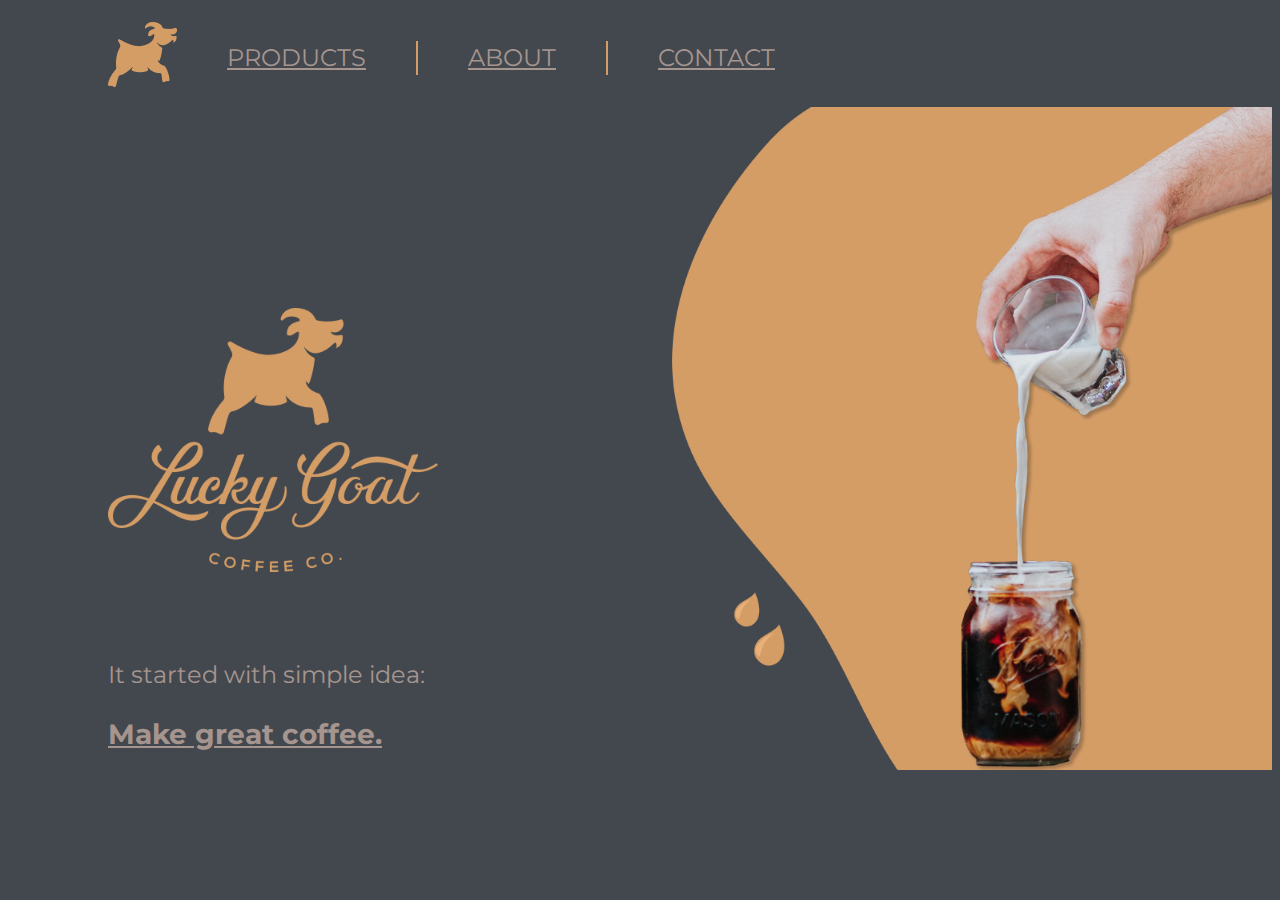
<file: index.html>
<!DOCTYPE html>
<html lang="en">
<head>
    <meta charset="UTF-8">
    <meta http-equiv="X-UA-Compatible" content="IE=edge">
    <meta name="viewport" content="width=device-width, initial-scale=1.0">
    <link rel="stylesheet" href="style.css">
    <link rel="preconnect" href="https://fonts.gstatic.com">
    <link href="https://fonts.googleapis.com/css2?family=Montserrat:ital,wght@0,100;0,200;0,300;0,400;0,500;0,600;0,700;0,800;0,900;1,100;1,200;1,300;1,400;1,500;1,600;1,700;1,800;1,900&display=swap" rel="stylesheet">
    <link rel="shortcut icon" type="image/png" href="images/goat.png"/>
    <title>Lucky Goat Coffee</title>
</head>
<body>  

        <header>
            <nav>
                <a href="index.html"><img src="images/goat.png" alt="goat"></a>
                <a href="products.html">PRODUCTS</a>
                <img src="images/Line 1.png" alt="line">
                <a href="about.html">ABOUT</a>
                <img src="images/Line 1.png" alt="line">
                <a href="contact.html">CONTACT</a>
            </nav>
        </header>


    <main>       
        
        <div class="left">
            <img src="images/big logo.png" alt="logo">
            <div class="pgroup">
                <p>It started with simple idea:</p>
                <p class="underline">Make great coffee.</p>
                
            </div>

        </div>

        <div class="right">
            <img src="images/right img.png" alt="coffee hero img">
        </div>        
        
    </main>


</body>
</html>
</file>
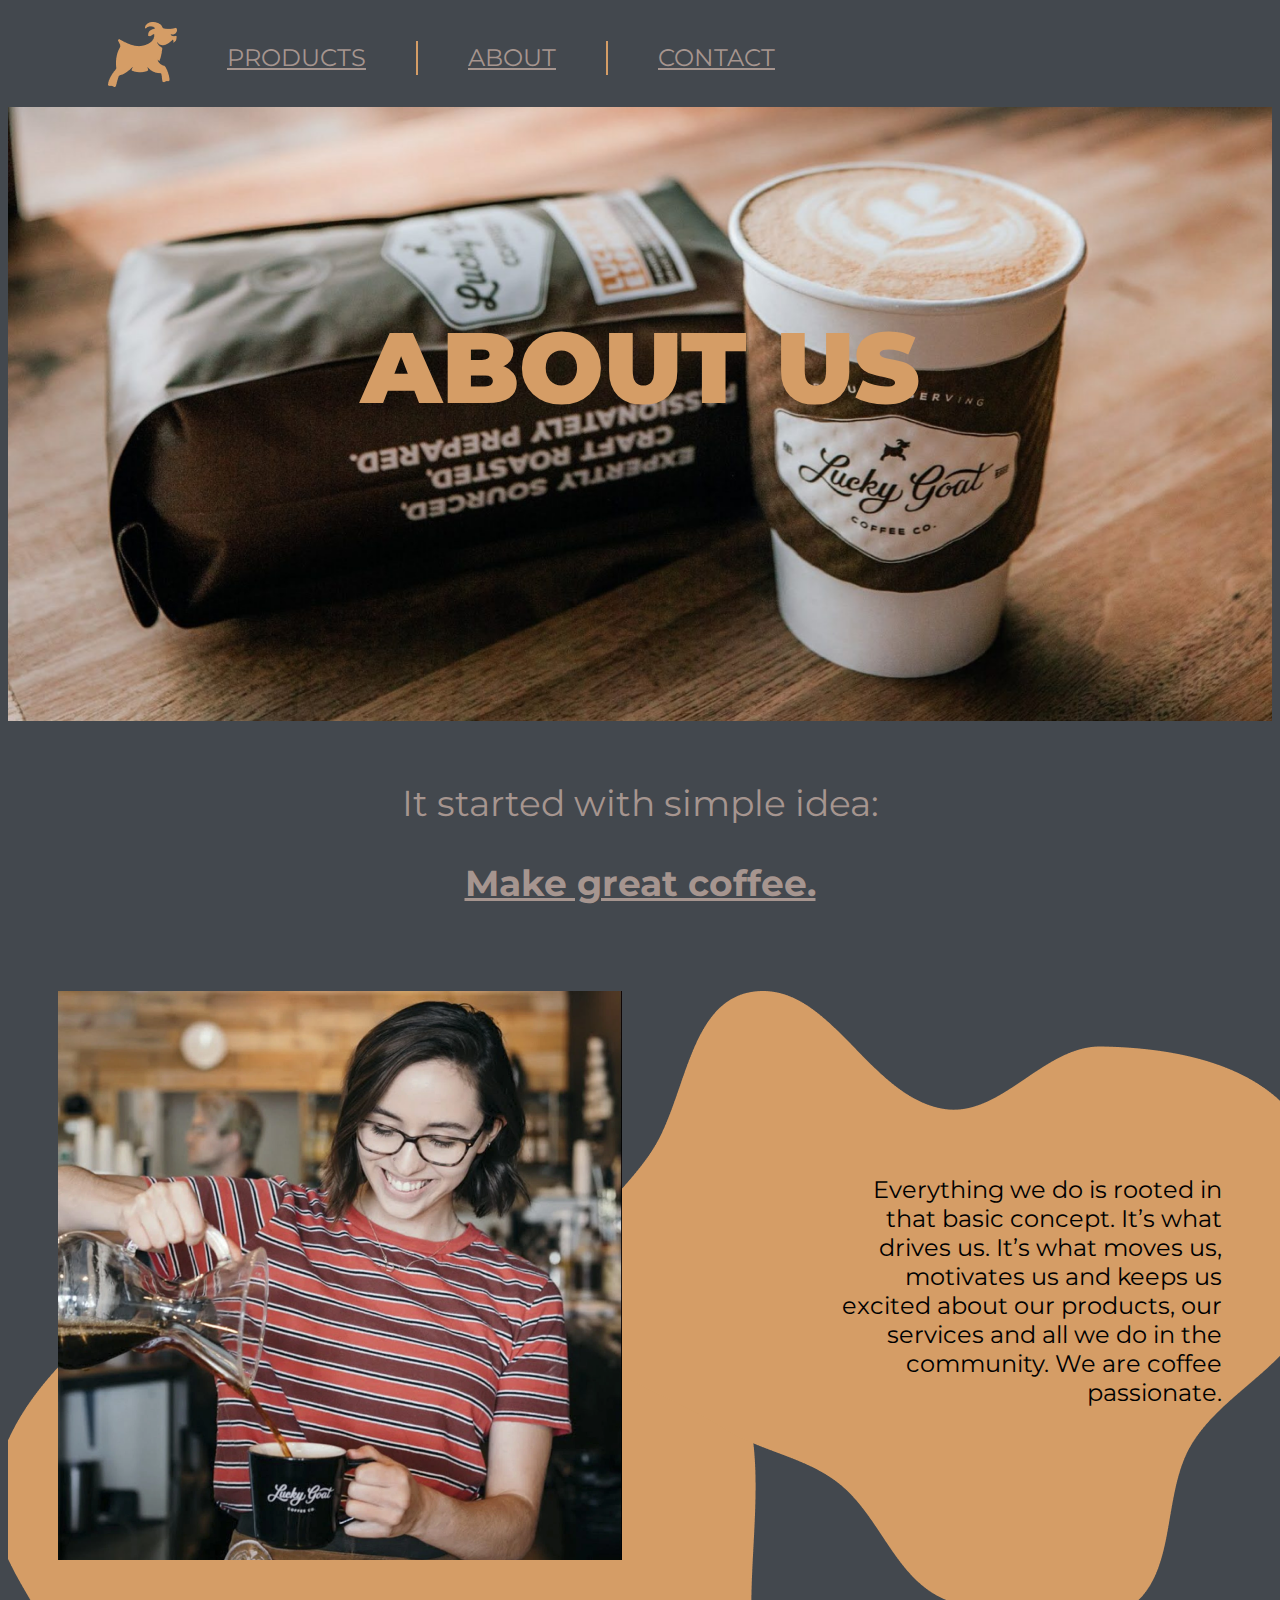
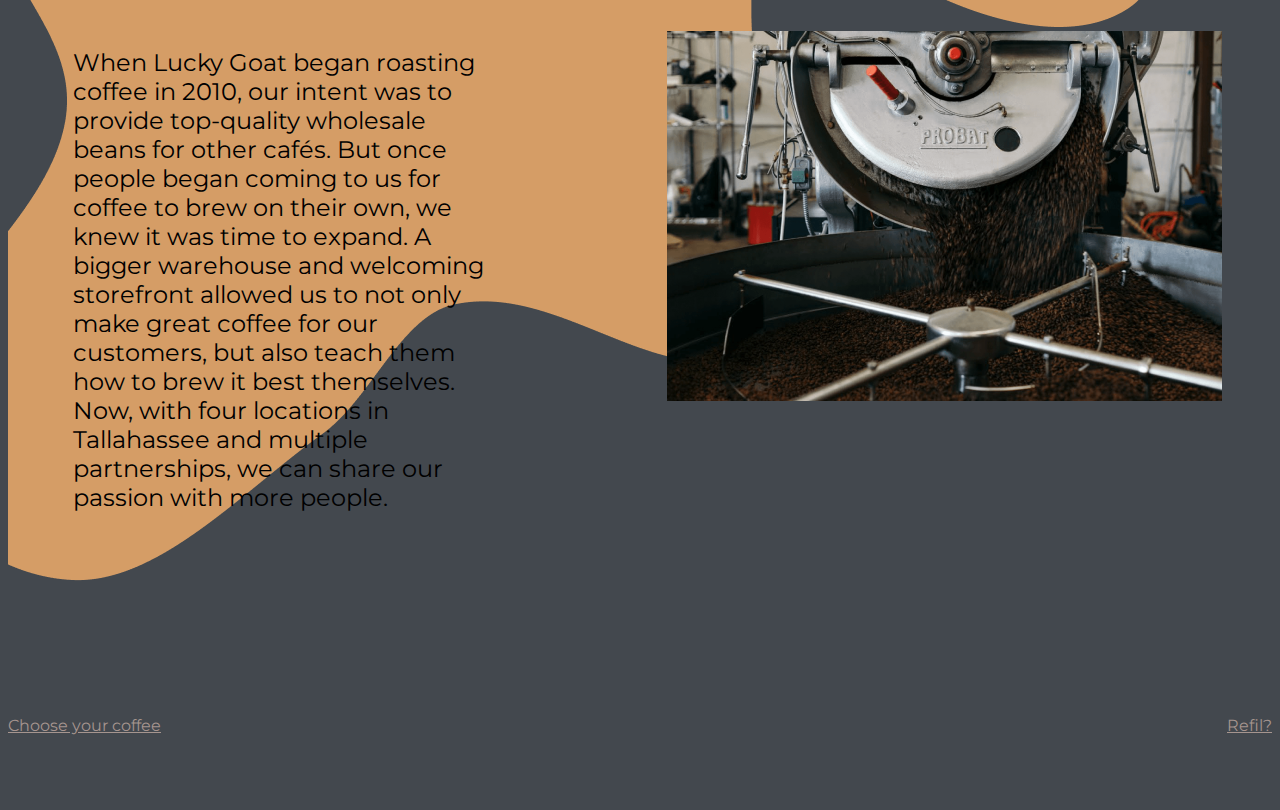
<file: about.html>
<!DOCTYPE html>
<html lang="en">
<head>
    <meta charset="UTF-8">
    <meta http-equiv="X-UA-Compatible" content="IE=edge">
    <meta name="viewport" content="width=device-width, initial-scale=1.0">
    <link rel="stylesheet" href="style.css">
    <link rel="preconnect" href="https://fonts.gstatic.com">
    <link href="https://fonts.googleapis.com/css2?family=Montserrat:ital,wght@0,100;0,200;0,300;0,400;0,500;0,600;0,700;0,800;0,900;1,100;1,200;1,300;1,400;1,500;1,600;1,700;1,800;1,900&display=swap" rel="stylesheet">
    <title>Lucky Goat Coffee About</title>
</head>
<body>
    <header>
        <nav>
            <a href="index.html"><img src="images/goat.png" alt=""></a>
            <a href="products.html">PRODUCTS</a>
            <img src="images/Line 1.png" alt="">
            <a href="about.html">ABOUT</a>
            <img src="images/Line 1.png" alt="">
            <a href="contact.html">CONTACT</a>
        </nav>
    </header>

    <main>


        <div class="container">
            <img src="images/abtimg.png" alt="Snow" style="width:100%;">
            <div class="centered2">ABOUT US</div>
        </div>



        <div class="txt">
            <p>It started with simple idea:</p>
            <p class="underline">Make great coffee.</p>
        </div>






        <div class="abt">
            <div class="one">
                <img src="images/aleximg.png" alt="">

                <p>When Lucky Goat began roasting coffee in 2010, our intent was to provide top-quality wholesale beans for other cafés. But once people began coming to us for coffee to brew on their own, we knew it was time to expand. A bigger warehouse and welcoming storefront allowed us to not only make great coffee for our customers, but also teach them how to brew it best themselves. Now, with four locations in Tallahassee and multiple partnerships, we can share our passion with more people.</p>

            </div>

            <div class="blob1">
                <img src="images/blob1.png" alt="">
            </div>

            <div class="two">
                <p>Everything we do is rooted in that basic concept. It’s what drives us. It’s what moves us, motivates us and keeps us excited about our products, our services and all we do in the community. We are coffee passionate.</p>
                <img src="images/beans.png" alt="">
            </div>

            <div class="blob2">
                <img src="images/blob2.png" alt="">
            </div>

        </div> 
        

        


    </main>





    <footer>
        <a href="/coffee.html">Choose your coffee</a>
        <a href="/coffee2.html">Refil?</a>
    </footer>

</body>
</html>
</file>
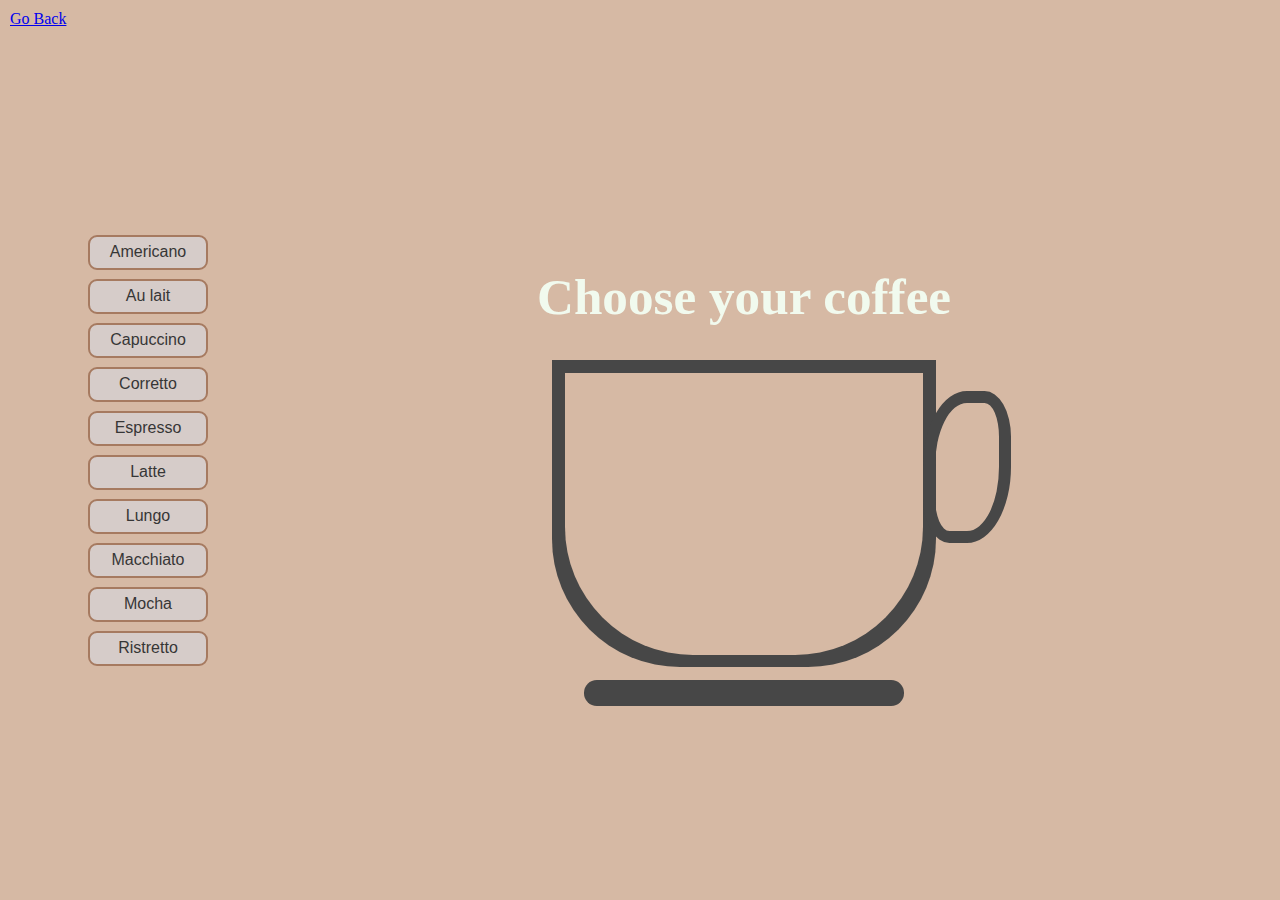
<file: coffee.html>
<!DOCTYPE html>
<html lang="en">
<head>
    <meta charset="UTF-8">
    <meta http-equiv="X-UA-Compatible" content="IE=edge">
    <meta name="viewport" content="width=device-width, initial-scale=1.0">
    <link rel="stylesheet" href="coffeecss.css">
    <title>Document</title>
</head>
<body>
    <div class="social"><a href="index.html">Go Back</a>
    </div>
    <div class="options">
      <button id="americano">Americano</button>
      <button id="au_lait">Au lait</button>
      <button id="capuccino">Capuccino</button>
      <button id="corretto">Corretto</button>
      <button id="espresso">Espresso</button>
      <button id="latte">Latte</button>
      <button id="lungo">Lungo</button>
      <button id="macchiato">Macchiato</button>
      <button id="mocha">Mocha</button>
      <button id="ristretto">Ristretto</button>
    </div>
    <div class="container">
      <h1 class="coffee_name">Choose your coffee</h1>
      <div class="cup">
        <div class="filling reset">
          <div class="coffee">Coffee</div>
          <div class="water">Water</div>
          <div class="liquor">Liquor</div>
          <div class="milk">Milk</div>
          <div class="whipped_cream">Whipped cream</div>
          <div class="milk_foam">Milk foam</div>
          <div class="steamed_milk">Steamed milk</div>
          <div class="chocolate">Chocolate</div>
        </div>
        <div class="plate"></div>
      </div>
    </div>

    <script src="js_1.js"></script>
</body>
</html>
</file>
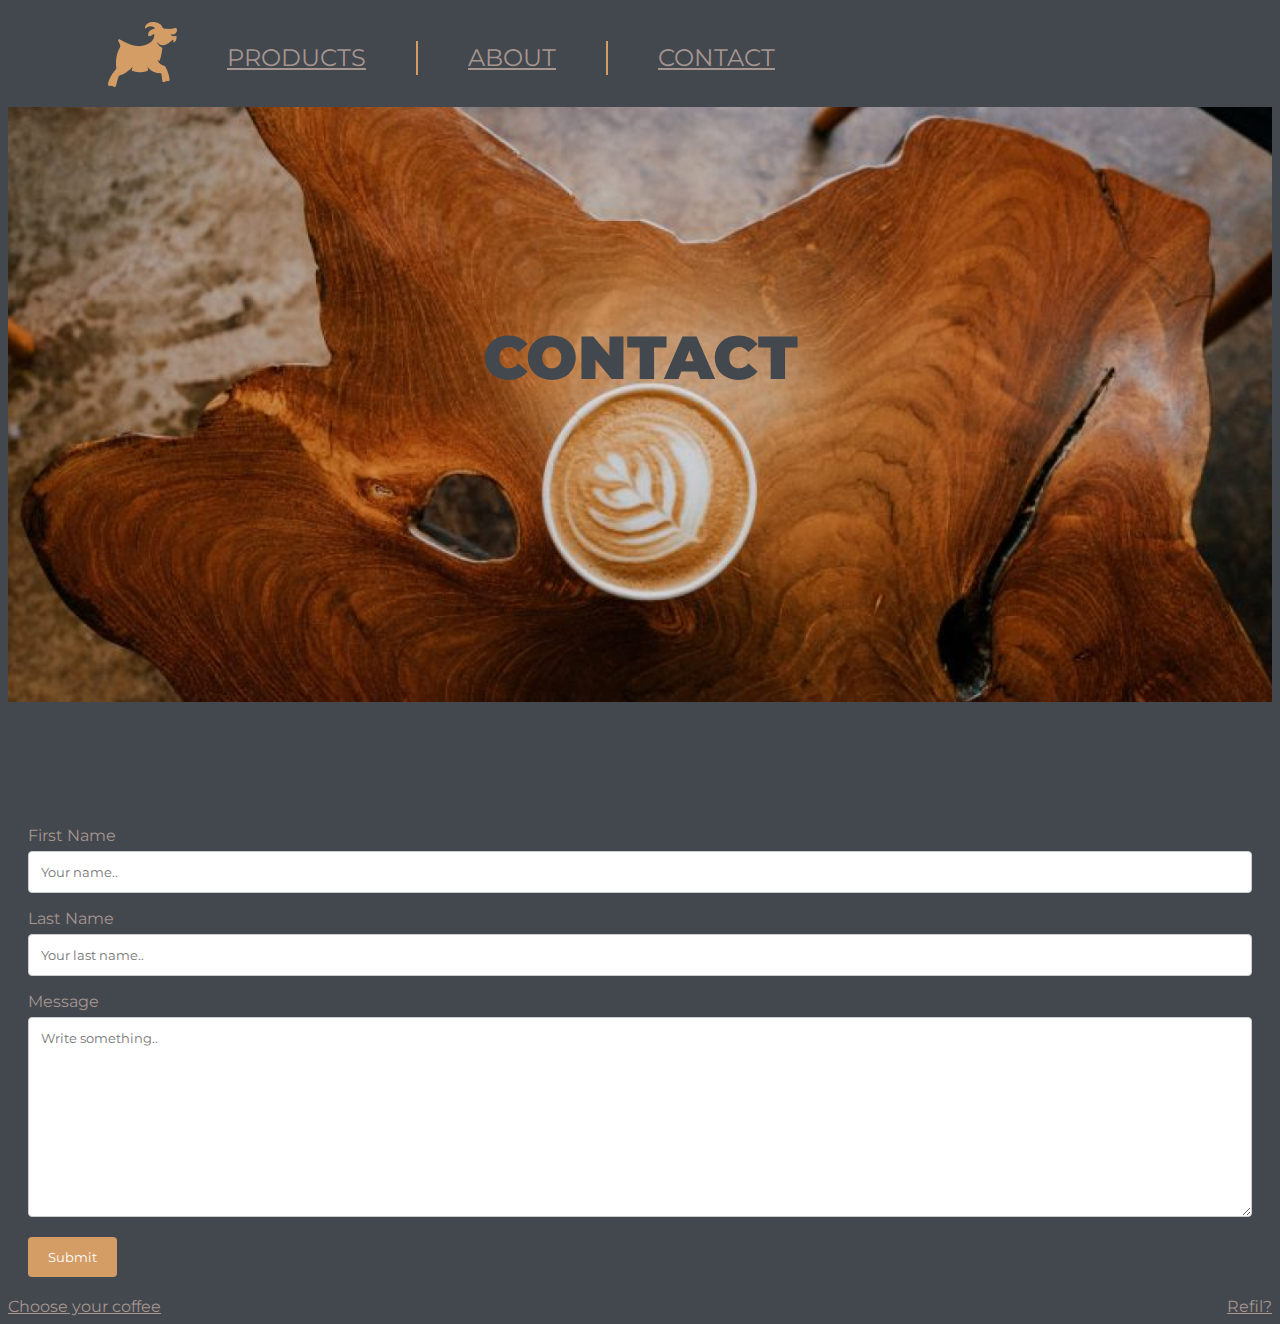
<file: contact.html>
<!DOCTYPE html>
<html lang="en">
<head>
    <meta charset="UTF-8">
    <meta http-equiv="X-UA-Compatible" content="IE=edge">
    <meta name="viewport" content="width=device-width, initial-scale=1.0">
    <link rel="stylesheet" href="style.css">
    <link rel="preconnect" href="https://fonts.gstatic.com">
    <link href="https://fonts.googleapis.com/css2?family=Montserrat:ital,wght@0,100;0,200;0,300;0,400;0,500;0,600;0,700;0,800;0,900;1,100;1,200;1,300;1,400;1,500;1,600;1,700;1,800;1,900&display=swap" rel="stylesheet">
    <title>Lucky Goat Coffee Contact</title>
</head>
<body>
    <header>
        <nav>
            <a href="index.html"><img src="images/goat.png" alt=""></a>
            <a href="products.html">PRODUCTS</a>
            <img src="images/Line 1.png" alt="">
            <a href="about.html">ABOUT</a>
            <img src="images/Line 1.png" alt="">
            <a href="contact.html">CONTACT</a>
        </nav>
    </header>

    <main>

        <div class="container">
            <img src="images/contacthero.png" alt="bg image" style="width:100%;">
            <div class="centered">CONTACT</div>
        </div>




        <div class="cleft">



            <div class="form">
                <form action="/test.php">
                  <label for="fname">First Name</label>
                  <input type="text" id="fname" name="firstname" placeholder="Your name..">
              
                  <label for="lname">Last Name</label>
                  <input type="text" id="lname" name="lastname" placeholder="Your last name..">
              
                  <label for="subject">Message</label>
                  <textarea id="subject" name="subject" placeholder="Write something.." style="height:200px"></textarea>
              
                  <input type="submit" value="Submit">
                </form>
              </div>

        </div>

        
        
    </main>

    <footer>
        <a href="/coffee.html">Choose your coffee</a>
        <a href="/coffee2.html">Refil?</a>
    </footer>

</body>
</html>
</file>
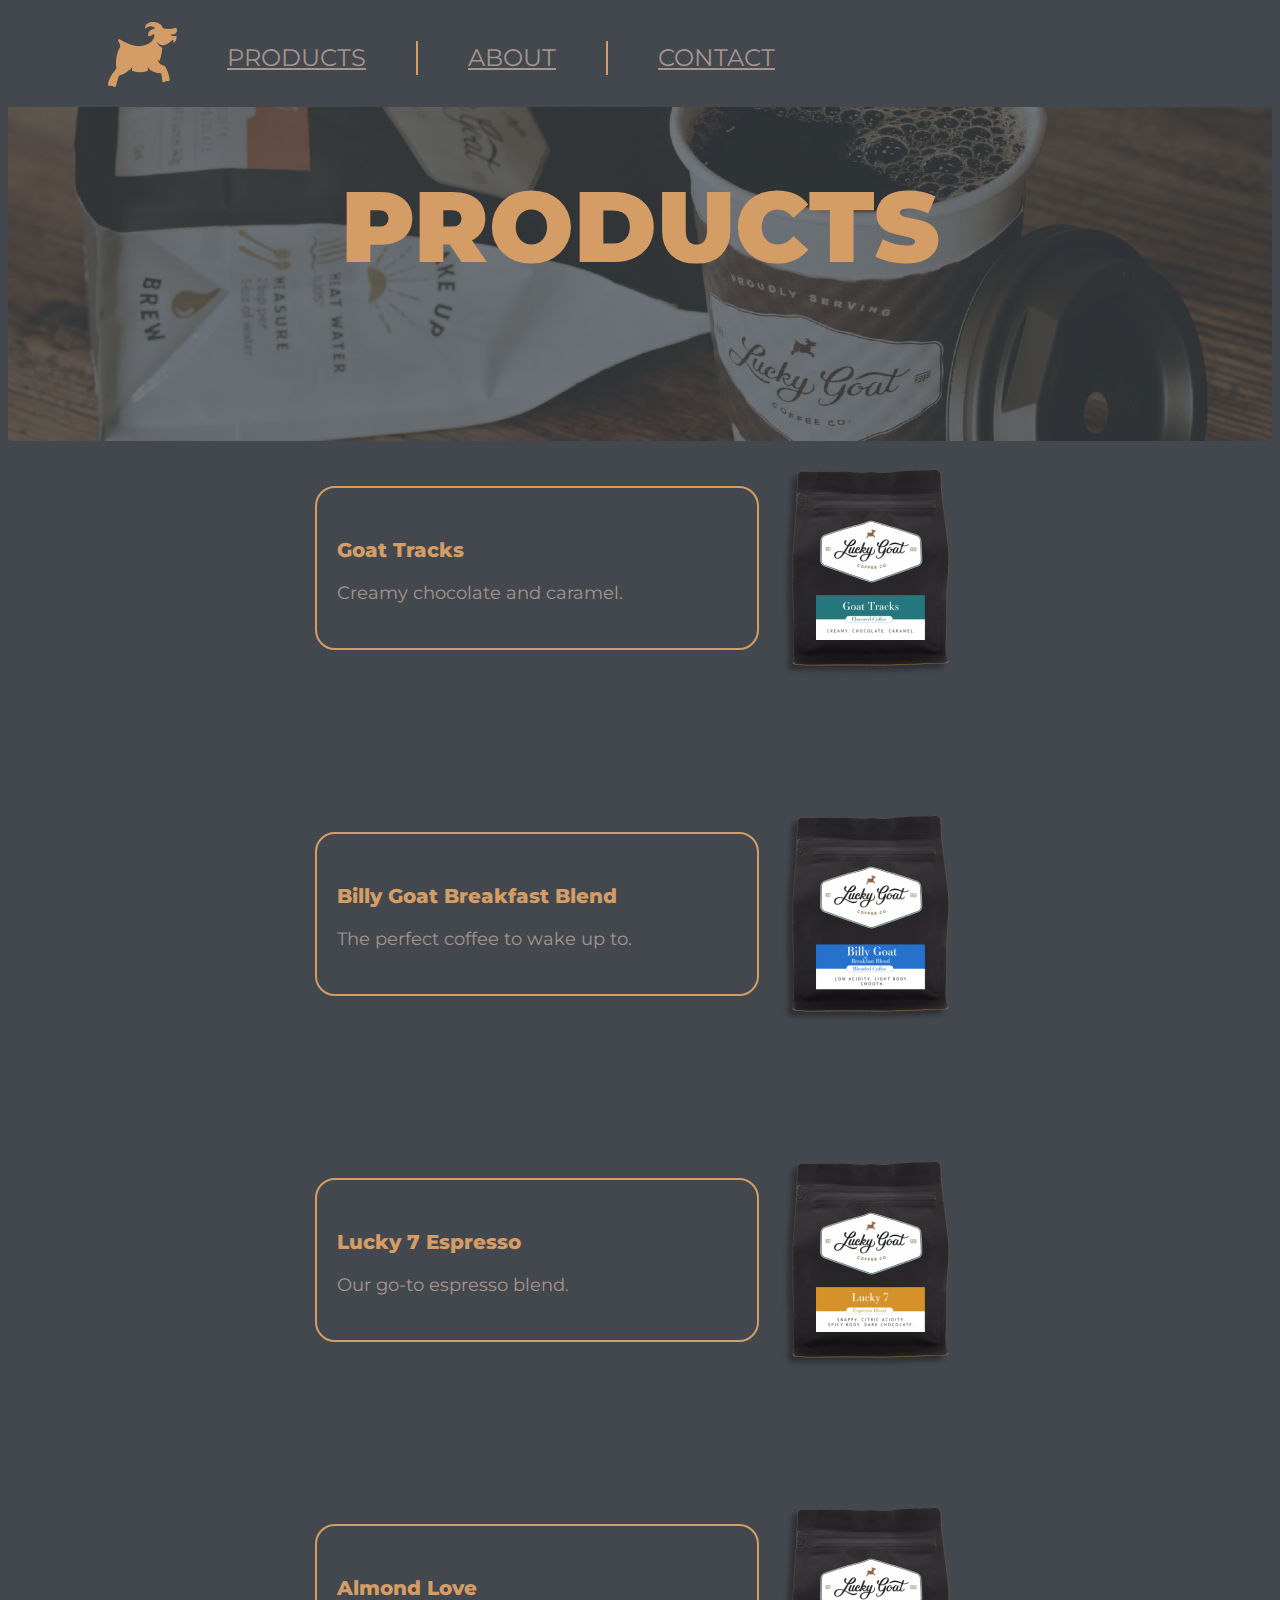
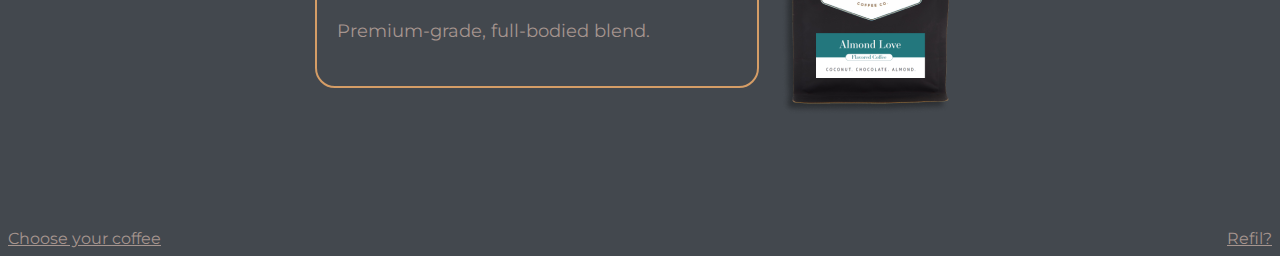
<file: products.html>
<!DOCTYPE html>
<html lang="en">
<head>
    <meta charset="UTF-8">
    <meta http-equiv="X-UA-Compatible" content="IE=edge">
    <meta name="viewport" content="width=device-width, initial-scale=1.0">
    <link rel="stylesheet" href="style.css">
    <link rel="preconnect" href="https://fonts.gstatic.com">
    <link href="https://fonts.googleapis.com/css2?family=Montserrat:ital,wght@0,100;0,200;0,300;0,400;0,500;0,600;0,700;0,800;0,900;1,100;1,200;1,300;1,400;1,500;1,600;1,700;1,800;1,900&display=swap" rel="stylesheet">
    <title>Lucky Goat Coffee Products</title>
</head>

<pbody>
    <header>
        <nav>
            <a href="index.html"><img src="images/goat.png" alt=""></a>
            <a href="products.html">PRODUCTS</a>
            <img src="images/Line 1.png" alt="">
            <a href="about.html">ABOUT</a>
            <img src="images/Line 1.png" alt="">
            <a href="contact.html">CONTACT</a>
        </nav>
    </header>


    <pmain>


        <div class="pcontainer">
            <img src="images/banner.png" alt="" >
            <div class="centered2">PRODUCTS</div>
        </div>



        <div class="cards">

            <div class="col">
                <div class="copy">
                    <h3>Goat Tracks</h3>
                    <p>Creamy chocolate and caramel.</p>
                </div>
                <img src="images/card1.png" alt="">
            </div>

            <div class="col">
                <div class="copy">
                    <h3>Billy Goat Breakfast Blend</h3>
                    <p>The perfect coffee to wake up to.</p>
                </div>
                <img src="images/card2.png" alt="">
            </div>

            <div class="col">
                <div class="copy">
                    <h3>Lucky 7 Espresso</h3>
                    <p>Our go-to espresso blend.</p>
                </div>
                <img src="images/card3.png" alt="">
            </div>

            <div class="col">
                <div class="copy">
                    <h3>Almond Love</h3>
                    <p>Premium-grade, full-bodied blend.</p>
                </div>
                <img src="images/card4.png" alt="">
            </div>
            
        </div>

    </pmain>



    <footer>
        <a href="/coffee.html">Choose your coffee</a>
        <a href="/coffee2.html">Refil?</a>
    </footer>

</pbody>
</html>
</file>
<file: style.css>
/* Global  */

* {
    font-family: 'Montserrat', sans-serif;
    color: #A6958F;
    font-weight: normal;
}

body {
    background-color: #43484E;
}

nav {
    background-color: #43484E;
    align-items: center;
    padding-top: 14px;
    z-index: 1;
    padding-bottom: 14px;
    display: flex;
    position: fixed;
    width: 100%;
    font-size: 1.5rem;
}

nav a {
    margin-left: 50px;
}

nav img {
    margin-left: 50px;
}

footer {
    display: flex;
    justify-content: space-between;
    z-index: 1;
    position: relative;
}

/* Index */


.pgroup {
    padding-top: 60px;
    font-size: 1.5rem;
}

p.underline {
    text-decoration: underline;
    text-decoration-color: #A6958F;
    font-size: 1.75rem;
    font-weight: 700;
}


.test {
    width: 100%;
}

.left {
    float: left;
    padding-top: 300px;
    padding-left: 200px;
}

.right {
    float: right;
    text-align: right;
}



@media  (max-width:1450px) {
       
    .right img{
        max-width: 600px;
    }
    
    .left img{
        max-width: 80%;
    }

    .left {
        padding-left: 100px;
    }

}

@media  (max-width:1130px) {
       

    .left {
        padding-left: 0px;
    }

    .left img{
        max-width: 70%;
    }

    .right img{
       max-width: 500px;
    }

    .pgroup {
        font-size: 1.25rem;
    }

    p.underline {
        font-size: 1.3rem;
    }
    

}

@media  (max-width:1130px) {
       

    .left img{
        max-width: 60%;
    }

    .right img{
       max-width: 400px;
    }

    .pgroup {
        font-size: 1.1rem;
    }

    p.underline {
        font-size: 1.2rem;
    }
    

}

@media  (max-width:829px) {
       

    .left img{
        max-width: 100%
    }

    .right img{
       display: none;
    }

    .pgroup {
        font-size: 1.5rem;
    }

    p.underline {
        font-size: 1.75rem;
    }


    nav {
        font-size: 1rem;
    }

    nav a {
        margin-left: 4px;
    }
    
    nav img {
        margin-left: 4px;
        max-width: 50%;
    }



}


@media  (max-width: 350px) {
  
    nav {
       font-size: 0.9rem;
   }
    
    
}

@media  (max-width: 319px) {
    main {
        display: none;
    }
    
    
}

/* Contact */

 
.container {
    position: relative;
    text-align: center;
    color: white;
  }
  
  .centered {
    position: absolute;
    top: 50%;
    left: 50%;
    transform: translate(-50%, -50%);
    color: #43484E;
    font-weight: 900;
    font-size: 6.25rem;
  }

  .cleft {
    margin: auto;
    width: 50%;
    padding-top: 100px;
}

  input[type=text], select, textarea {
    width: 100%;
    padding: 12px;
    border: 1px solid #ccc;
    border-radius: 4px;
    box-sizing: border-box;
    margin-top: 6px;
    margin-bottom: 16px;
    resize: vertical;
  }
  
  input[type=submit] {
    background-color: #D59D66;
    color: white;
    padding: 12px 20px;
    border: none;
    border-radius: 4px;
    cursor: pointer;
  }
  
  input[type=submit]:hover {
    background-color: #F9C99A;
  }
  
  .form {
    border-radius: 5px;
    padding: 20px;
  }

  .cright {
      background-color: #D59D66;
      min-width: 300px;
  }



  @media  (max-width: 1300px) {
  
    .cleft {
        width: 100%;
    }
    

    .centered {
        font-size: 3.8rem;
    }

    .container {
        padding-top: 90px;
    }
}


/* Products  */



h3 {
    font-weight: 800;
    font-size: 20px;
    color: #D59D66;
}


.cards {
    display: flex;
    flex-wrap: wrap;
    justify-content: center;
    color: #A6958F;
    font-size: 18px;
}

.col {
    display: flex;
    align-items: center;
    margin-right: 100px;
    margin-bottom: 100px;
    max-width: 550px;
    
}

.copy {
    background-color: #43484E;
    max-height: 100px;
    min-width: 400px;
    padding: 30px 20px;
    border-radius: 20px;
    border: 2px solid #D59D66;
}

.pcontainer {
    position: relative;
    text-align: center;
    color: white;

  }
  
.pcontainer img {
      opacity: .3;
      width:100%
  } 
  
  .centered3 { 
    position: absolute;
    top: 20%;
    left: 50%;
    transform: translate(-50%, -50%);
    background-color: #D59D66;
    max-width: 500px;
    padding: 20px 90px;
    font-size: 60px;
    font-weight: 700;
    color: #43484E;
    border-radius: 25px;
  }

h1 {
    background-color: #D59D66;
    max-width: 500px;
    font-size: 60px;
    font-weight: 700;
    color: #43484E;
    display: flex;
    justify-content: center;
    text-align: center;
    vertical-align: middle;
}




@media  (max-width: 830px) {

    .copy {
        max-height: 200px;
        min-width: 0px;
        padding: 30px 20px;
        border-radius: 20px;
        border: 1px solid #D59D66;
    }


    .col {
        margin-bottom: 100px;
        margin-right: 0px;
    }

    h3 {
        font-weight: 500;
        font-size: 16px;
    
    }


    .copy p {
        font-size: 12px;
    }

}




/* About  */

.centered2 {
    position: absolute;
    top: 50%;
    left: 50%;
    transform: translate(-50%, -50%);
    color: #D59D66;
    font-weight: 900;
    font-size: 100px;
  }

.txt {
    text-align: center;
    font-size: 36px;
    padding-top: 20px;
    padding-bottom: 50px;
}

.txt p.underline {
    font-size: 36px;
}

.abt {
    display: flex;
    padding-bottom: 100px;

}
.one{
    max-width: 100%;
    padding-left: 50px;
    padding-bottom: 80px;
}

.abt .one img {
    padding-bottom: 60px;
}

.two {
    float: right;
    text-align: right;
    max-width: 100%;
    padding-right: 50px;
}

.one p {
    color: black;
    font-size: 24px;
    max-width: 70%;
    padding-left: 15px;
}

.two p {
    color: black;
    font-size: 24px;
    max-width: 70%;
    padding-top: 160px;
    padding-bottom: 200px;
    float: right;
}

.blob1 {
   position: absolute;
   z-index: -1;

}
.blob2 {
    position: absolute;
    right: 0;
    z-index: -1;
 
 }


 @media  (max-width: 1220px) {

    .abt {
        display: flex;
        flex-direction: column;
        justify-content: center;
        
    }

    .one {
        display: flex;
        margin: 0px;
        padding: 0px;
        flex-direction: column;
        margin: auto;
        width: 80%;
    }

    .two {
        display: flex;
        margin: 0px;
        padding: 0px;
        padding-bottom: 40px;
        flex-direction: column;
        margin: auto;
        width: 80%;
    }

    .blob1 {
        display: none;
    }

    .blob2 {
        display: none;
     }

    .one p {
        min-width: 100%;
        padding: 0px;
    }
    
    .two p {
        text-align: left;
        min-width: 100%;
        padding-bottom: 20px;
        padding-top: 20px;
    }

}

    @media  (max-width: 570px) {

        .centered2 {
            padding-top: 100px;
            font-size: 50px;
          }

          .one p {
            font-size: 20px;
        }
        
        .two p {
           font-size: 20px;
        }


    }
</file>
<file: coffeecss.css>
:root {
    --main-bg-color: #d6b9a4;
    --cup-color: #474747;
    --cup-width: 30vw;
    --cup-height: 24vw;
    --cup-handle-width: 5vw;
    --cup-handle-height: calc(2 * var(--cup-handle-width));
    --cup-border-width: 2vw;
    --cup-inside-width: calc(var(--cup-width) - var(--cup-border-width));
    --cup-inside-height: calc(var(--cup-height) - var(--cup-border-width));
    --border-width: 1vw;
    --main-border: var(--border-width) solid var(--cup-color);
    --plate-width: 25vw;
    --plate-height: 2vw;
    --coffee-bottom: 80%;
    --water-bottom: 0;
    --milk-bottom: 0;
    --liquor-bottom: 0;
    --whipped_cream-bottom: 0;
    --steamed_milk-bottom: 0;
    --milk_foam-bottom: 0;
    --chocolate-bottom: 0;
    --coffee-color: #3c302f;
    --water-color: #b1dce2;
    --milk-color: #f0ebe5;
    --liquor-color: #fc8626;
    --whipped_cream-color: #fceecb;
    --milk_foam-color: #fceecb;
    --steamed_milk-color: #ffd7b3;
    --chocolate-color: #391e09;
  }
  
  body {
    height: 100vh;
    width: 100vw;
    background: var(--main-bg-color);
    display: flex;
    justify-content: space-evenly;
    align-items: center;
    margin: auto;
    overflow: hidden;
  }
  
  .social {
    position: absolute;
    top: 10px;
    left: 10px;
  }
  
  .container {
    display: flex;
    flex-direction: column;
    align-items: center;
    justify-content: center;
    width: 70vw;
  }
  
  .coffee_name {
    color: #f1faee;
    text-align: center;
    /*   width: 100%; */
    font-size: 4vw;
  }
  
  .options {
    display: grid;
    grid-gap: 1vh;
    grid-template-rows: repeat(10, 35px);
    grid-template-columns: 120px;
    justify-content: space-evenly;
    box-sizing: border-box;
  }
  
  .options button {
    user-select: none;
    background: rgba(214, 217, 227, 0.6);
    outline: none;
    font-size: 1rem;
    border: 2px solid #a67a60;
    box-shadow: none;
    color: #363636;
    box-sizing: border-box;
    border-radius: 1vh;
  }
  
  .options button:hover {
    cursor: pointer;
    border-width: 4px;
    background: rgba(255, 255, 255, 0.6);
  }
  .options .selected {
    border-width: 4px;
    background: rgba(255, 255, 255, 0.8);
    box-sizing: border-box;
  }
  
  .cup {
    width: var(--cup-width);
    height: var(--cup-height);
    border-radius: 0 0 10vw 10vw;
    position: relative;
    background-color: var(--cup-color);
    z-index: 10;
    box-sizing: border-box;
  }
  
  .cup::after {
    content: "";
    position: absolute;
    top: 10%;
    left: calc(100% - 1vw);
    width: var(--cup-handle-width);
    height: var(--cup-handle-height);
    border: var(--main-border);
    border-radius: 50% 30%;
  }
  
  .plate {
    position: absolute;
    top: calc(100% + 1vw);
    left: calc((var(--cup-width) - var(--plate-width)) / 2);
    width: var(--plate-width);
    background: var(--cup-color);
    height: var(--plate-height);
    border-radius: 1vw;
  }
  
  .filling {
    position: absolute;
    left: calc(var(--cup-border-width) / 2);
    bottom: calc(var(--cup-border-width) / 2);
    width: var(--cup-inside-width);
    height: var(--cup-inside-height);
    overflow: hidden;
    border-radius: 0 0 10vw 10vw;
    background-color: var(--main-bg-color);
    bottom: 1vw;
  }
  
  .filling div {
    position: absolute;
    width: 100%;
    transition: all 1s linear;
    color: #817f75;
    display: flex;
    align-items: flex-start;
    justify-content: center;
    height: 0;
    overflow: hidden;
    font-size: 3vw;
    height: 100%;
    bottom: -100%;
    box-sizing: border-box;
  }
  
  .filling.reset.americano {
    --water-bottom: 0;
    --coffee-bottom: -60%;
  }
  .filling.reset.au_lait {
    --coffee-bottom: -50%;
    --milk-bottom: 0%;
  }
  .filling.reset.capuccino {
    --coffee-bottom: -65%;
    --steamed_milk-bottom: -35%;
    --milk_foam-bottom: 0;
  }
  .filling.reset.espresso {
    --coffee-bottom: -60%;
  }
  .filling.reset.latte {
    --coffee-bottom: -60%;
    --steamed_milk-bottom: -20%;
    --milk_foam-bottom: 0%;
  }
  .filling.reset.corretto {
    --coffee-bottom: -45%;
    --liquor-bottom: -25%;
  }
  .filling.reset.lungo {
    --water-bottom: 0;
    --coffee-bottom: -50%;
  }
  .filling.reset.macchiato {
    --coffee-bottom: -70%;
    --milk_foam-bottom: 0;
  }
  .filling.reset.mocha {
    --coffee-bottom: -60%;
    --chocolate-bottom: -40%;
    --steamed_milk-bottom: -20%;
    --whipped_cream-bottom: 0%;
  }
  .filling.reset.ristretto {
    --coffee-bottom: -80%;
  }
  
  div.chocolate {
    background: var(--chocolate-color);
    bottom: var(--chocolate-bottom);
    z-index: 6;
  }
  div.coffee {
    background: var(--coffee-color);
    bottom: var(--coffee-bottom);
    line-height: 4vw;
    z-index: 7;
  }
  div.liquor {
    background: var(--liquor-color);
    bottom: var(--liquor-bottom);
    z-index: 4;
  }
  div.milk {
    background: var(--milk-color);
    bottom: var(--milk-bottom);
    z-index: 2;
  }
  div.milk_foam {
    background: var(--milk_foam-color);
    bottom: var(--milk_foam-bottom);
    z-index: 5;
  }
  
  div.steamed_milk {
    background: var(--steamed_milk-color);
    bottom: var(--steamed_milk-bottom);
    z-index: 6;
  }
  div.water {
    background: var(--water-color);
    bottom: var(--water-bottom);
  }
  div.whipped_cream {
    background: var(--whipped_cream-color);
    bottom: var(--whipped_cream-bottom);
    z-index: 4;
  }
  
  .filling.reset {
    --coffee-bottom: -100%;
    --water-bottom: -100%;
    --milk-bottom: -100%;
    --liquor-bottom: -100%;
    --whipped_cream-bottom: -100%;
    --steamed_milk-bottom: -100%;
    --milk_foam-bottom: -100%;
    --chocolate-bottom: -100%;
  }
</file>
